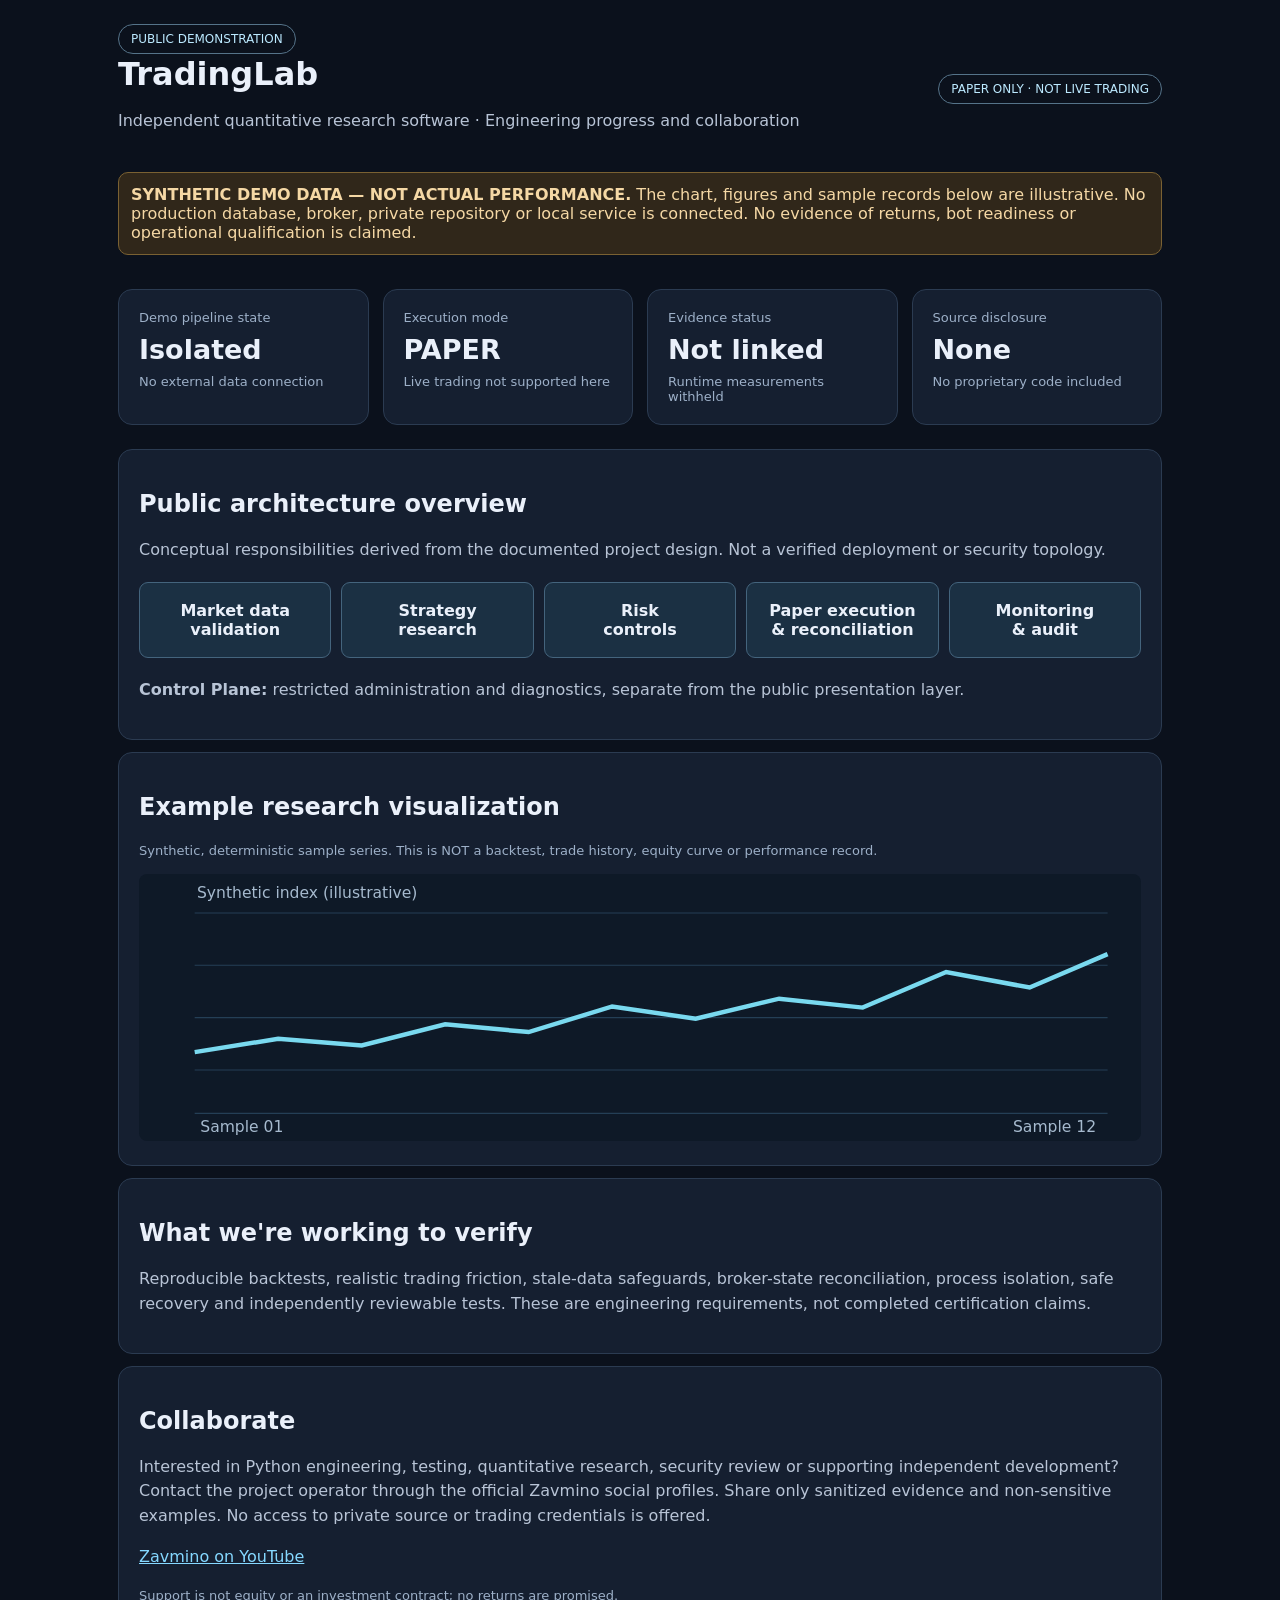
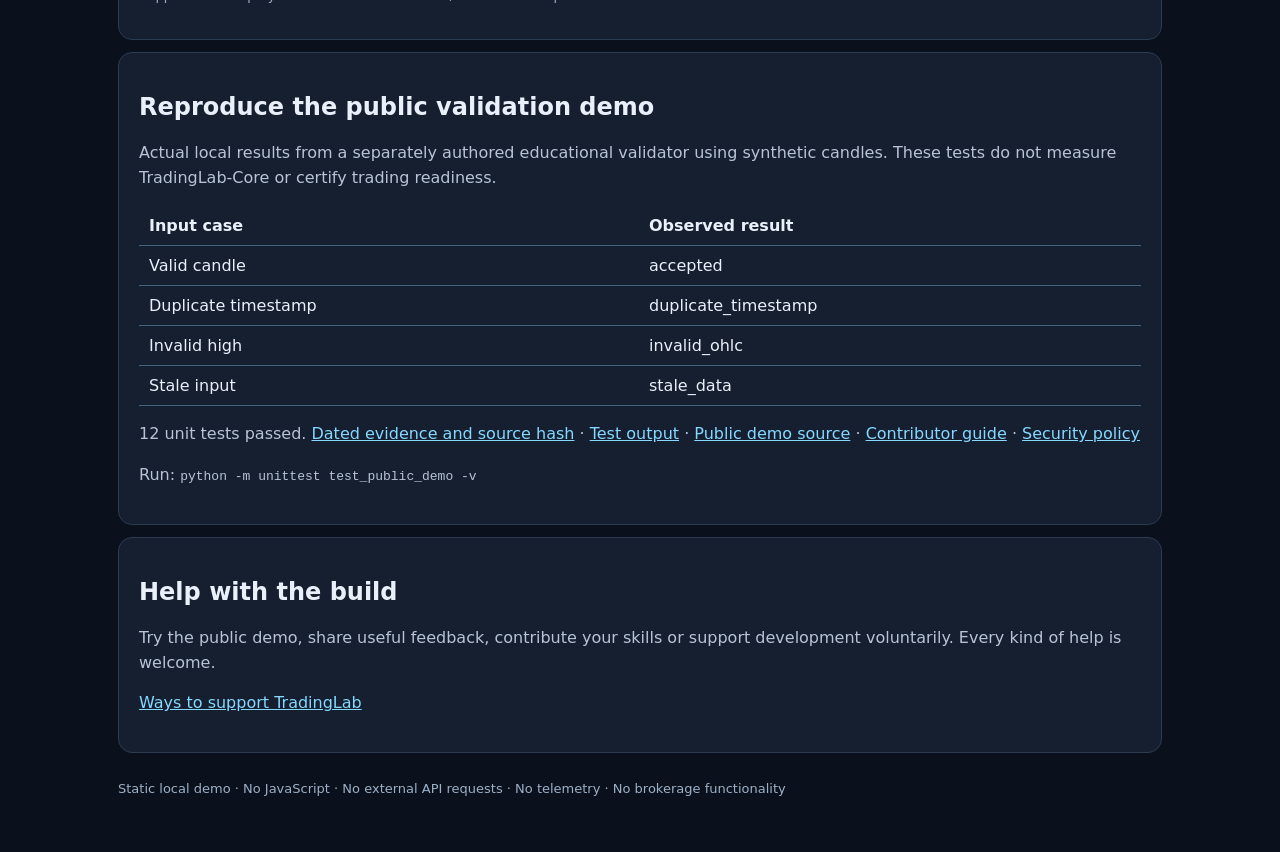
<file: index.html>
<!doctype html><html lang="en"><head><meta charset="utf-8"><meta name="viewport" content="width=device-width,initial-scale=1"><title>TradingLab | Public Engineering Overview</title><style>:root{font-family:Inter,system-ui,-apple-system,Segoe UI,sans-serif;color:#eaf0fa;background:#0b111c}*{box-sizing:border-box}body{margin:0;padding:28px;max-width:1100px;margin:auto}a{color:#85d8ff}header{display:flex;justify-content:space-between;gap:16px;align-items:center;flex-wrap:wrap}h1{font-size:32px;margin:8px 0}p{line-height:1.55;color:#b8c4d6}.tag{border:1px solid #557389;border-radius:20px;padding:7px 12px;font-size:12px;color:#bce9ff}.warning{background:#30271a;border:1px solid #7a6132;border-radius:10px;padding:12px;margin:22px 0;color:#f5d8a5}.cards{display:grid;grid-template-columns:repeat(auto-fit,minmax(190px,1fr));gap:14px}.card,.panel{background:#151f30;border:1px solid #2b3b51;border-radius:14px;padding:20px;margin:12px 0}.metric{font-size:27px;font-weight:700;margin:9px 0}.muted{color:#9db0c8;font-size:13px}.flow{display:grid;grid-template-columns:repeat(5,1fr);gap:10px;align-items:center;margin:20px 0}.node{border-radius:9px;border:1px solid #44647d;background:#1b3043;padding:14px;text-align:center;font-weight:600;min-height:76px;display:grid;place-items:center}.arr{text-align:center;color:#7ab9d8}.flow .arr{display:none}.chart{width:100%;height:auto;background:#0e1927;border-radius:8px}footer{margin:28px 0;color:#9db0c8;font-size:13px}@media(max-width:680px){body{padding:16px}.flow{grid-template-columns:1fr}.flow .arr{display:block}.node{min-height:55px}}table{border-collapse:collapse;width:100%}td,th{text-align:left;padding:10px;border-bottom:1px solid #44647d}a:focus-visible{outline:3px solid #fff;outline-offset:4px}</style></head><body>
<header><div><span class="tag">PUBLIC DEMONSTRATION</span><h1>TradingLab</h1><p>Independent quantitative research software · Engineering progress and collaboration</p></div><span class="tag">PAPER ONLY · NOT LIVE TRADING</span></header>
<div class="warning"><strong>SYNTHETIC DEMO DATA — NOT ACTUAL PERFORMANCE.</strong> The chart, figures and sample records below are illustrative. No production database, broker, private repository or local service is connected. No evidence of returns, bot readiness or operational qualification is claimed.</div>
<section class="cards"><div class="card"><div class="muted">Demo pipeline state</div><div class="metric">Isolated</div><div class="muted">No external data connection</div></div><div class="card"><div class="muted">Execution mode</div><div class="metric">PAPER</div><div class="muted">Live trading not supported here</div></div><div class="card"><div class="muted">Evidence status</div><div class="metric">Not linked</div><div class="muted">Runtime measurements withheld</div></div><div class="card"><div class="muted">Source disclosure</div><div class="metric">None</div><div class="muted">No proprietary code included</div></div></section>
<section class="panel"><h2>Public architecture overview</h2><p>Conceptual responsibilities derived from the documented project design. Not a verified deployment or security topology.</p><div class="flow"><div class="node">Market data<br>validation</div><div class="node">Strategy<br>research</div><div class="node">Risk<br>controls</div><div class="node">Paper execution<br>& reconciliation</div><div class="node">Monitoring<br>& audit</div></div><p><strong>Control Plane:</strong> restricted administration and diagnostics, separate from the public presentation layer.</p></section>
<section class="panel"><h2>Example research visualization</h2><p class="muted">Synthetic, deterministic sample series. This is NOT a backtest, trade history, equity curve or performance record.</p><svg class="chart" viewBox="0 0 900 240" role="img" aria-label="Illustrative synthetic data-quality index chart"><g stroke="#243f56" stroke-width="1"><path d="M50 35H870 M50 82H870 M50 129H870 M50 176H870 M50 215H870"/></g><path d="M50 160 L125 148 L200 154 L275 135 L350 142 L425 119 L500 130 L575 112 L650 120 L725 88 L800 102 L870 72" stroke="#79d9ef" stroke-width="4" fill="none"/><g fill="#a6bace" font-size="14"><text x="52" y="22">Synthetic index (illustrative)</text><text x="55" y="232">Sample 01</text><text x="785" y="232">Sample 12</text></g></svg></section>
<section class="panel"><h2>What we're working to verify</h2><p>Reproducible backtests, realistic trading friction, stale-data safeguards, broker-state reconciliation, process isolation, safe recovery and independently reviewable tests. These are engineering requirements, not completed certification claims.</p></section>
<section class="panel"><h2>Collaborate</h2><p>Interested in Python engineering, testing, quantitative research, security review or supporting independent development? Contact the project operator through the official Zavmino social profiles. Share only sanitized evidence and non-sensitive examples. No access to private source or trading credentials is offered.</p><p><a href="https://www.youtube.com/@Zavmino">Zavmino on YouTube</a></p><p class="muted">Support is not equity or an investment contract; no returns are promised.</p></section>
<section class="panel" id="public-demo"><h2>Reproduce the public validation demo</h2><p>Actual local results from a separately authored educational validator using synthetic candles. These tests do not measure TradingLab-Core or certify trading readiness.</p><table><thead><tr><th>Input case</th><th>Observed result</th></tr></thead><tbody><tr><td>Valid candle</td><td>accepted</td></tr><tr><td>Duplicate timestamp</td><td>duplicate_timestamp</td></tr><tr><td>Invalid high</td><td>invalid_ohlc</td></tr><tr><td>Stale input</td><td>stale_data</td></tr></tbody></table><p>12 unit tests passed. <a href="evidence.json">Dated evidence and source hash</a> · <a href="test-results.txt">Test output</a> · <a href="public_demo.py">Public demo source</a> · <a href="CONTRIBUTING.md">Contributor guide</a> · <a href="SECURITY.md">Security policy</a></p><p>Run: <code>python -m unittest test_public_demo -v</code></p></section><section class="panel"><h2>Help with the build</h2><p>Try the public demo, share useful feedback, contribute your skills or support development voluntarily. Every kind of help is welcome.</p><p><a href="support.html">Ways to support TradingLab</a></p></section><footer>Static local demo · No JavaScript · No external API requests · No telemetry · No brokerage functionality</footer></body></html>
</file>
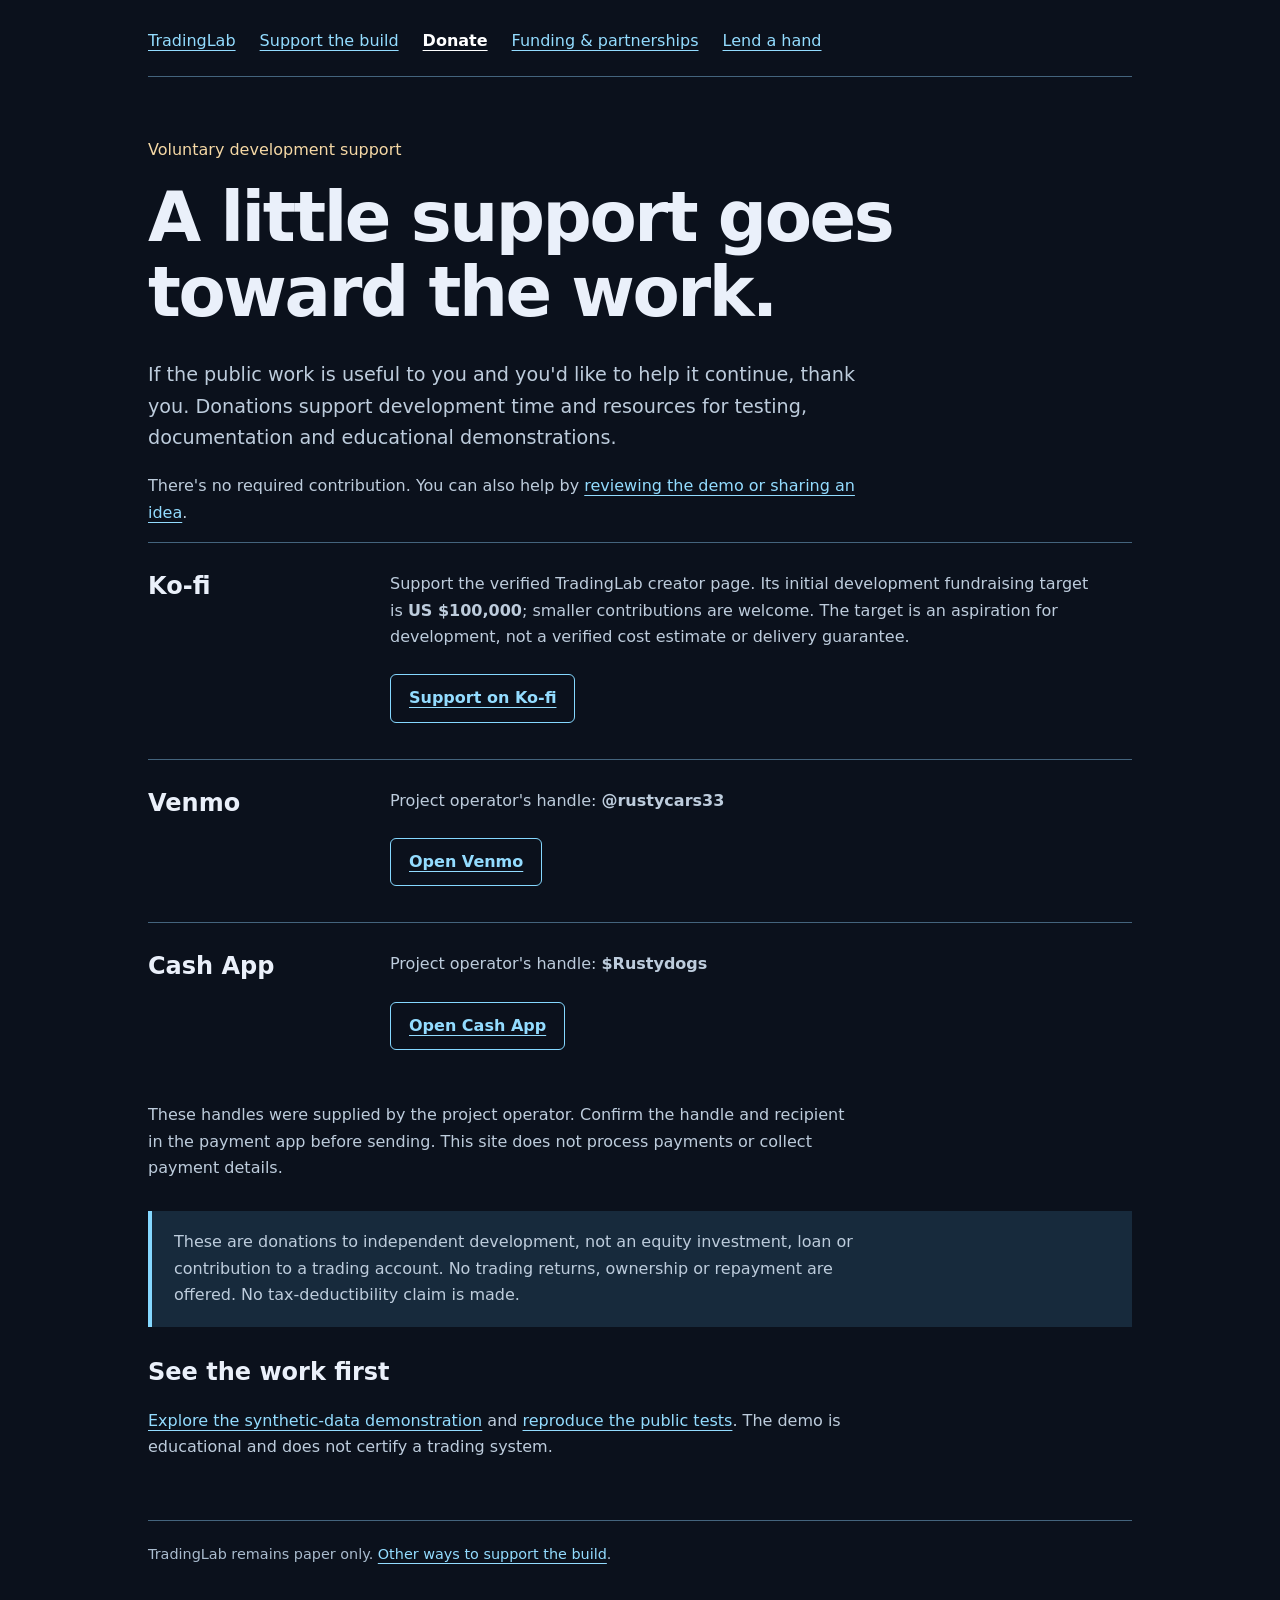
<file: donations.html>
<!doctype html><html lang="en"><head><meta charset="utf-8"><meta name="viewport" content="width=device-width,initial-scale=1"><meta name="description" content="Voluntary development support for TradingLab, with Venmo and Cash App options supplied by the project operator."><title>Donate to TradingLab development</title><link rel="stylesheet" href="support.css"></head><body>
<nav aria-label="Main"><a href="index.html">TradingLab</a><a href="support.html">Support the build</a><a href="donations.html" aria-current="page">Donate</a><a href="funding.html">Funding &amp; partnerships</a><a href="help.html">Lend a hand</a></nav>
<main><p class="mode">Voluntary development support</p><h1>A little support goes toward the work.</h1><p class="intro">If the public work is useful to you and you'd like to help it continue, thank you. Donations support development time and resources for testing, documentation and educational demonstrations.</p><p>There's no required contribution. You can also help by <a href="help.html">reviewing the demo or sharing an idea</a>.</p>
<section class="choice"><h2>Ko-fi</h2><div><p>Support the verified TradingLab creator page. Its initial development fundraising target is <strong>US $100,000</strong>; smaller contributions are welcome. The target is an aspiration for development, not a verified cost estimate or delivery guarantee.</p><a class="action" href="https://ko-fi.com/tradinglab" rel="noreferrer">Support on Ko-fi</a></div></section>
<section class="choice"><h2>Venmo</h2><div><p>Project operator's handle: <strong>@rustycars33</strong></p><a class="action" href="https://venmo.com/u/rustycars33" rel="noreferrer">Open Venmo</a></div></section>
<section class="choice"><h2>Cash App</h2><div><p>Project operator's handle: <strong>$Rustydogs</strong></p><a class="action" href="https://cash.app/$Rustydogs" rel="noreferrer">Open Cash App</a></div></section>
<p>These handles were supplied by the project operator. Confirm the handle and recipient in the payment app before sending. This site does not process payments or collect payment details.</p>
<div class="note"><p>These are donations to independent development, not an equity investment, loan or contribution to a trading account. No trading returns, ownership or repayment are offered. No tax-deductibility claim is made.</p></div>
<h2>See the work first</h2><p><a href="index.html#public-demo">Explore the synthetic-data demonstration</a> and <a href="https://github.com/CarlsonsBuild/TradingLab-Public">reproduce the public tests</a>. The demo is educational and does not certify a trading system.</p></main><footer>TradingLab remains paper only. <a href="support.html">Other ways to support the build</a>.</footer></body></html>
</file>
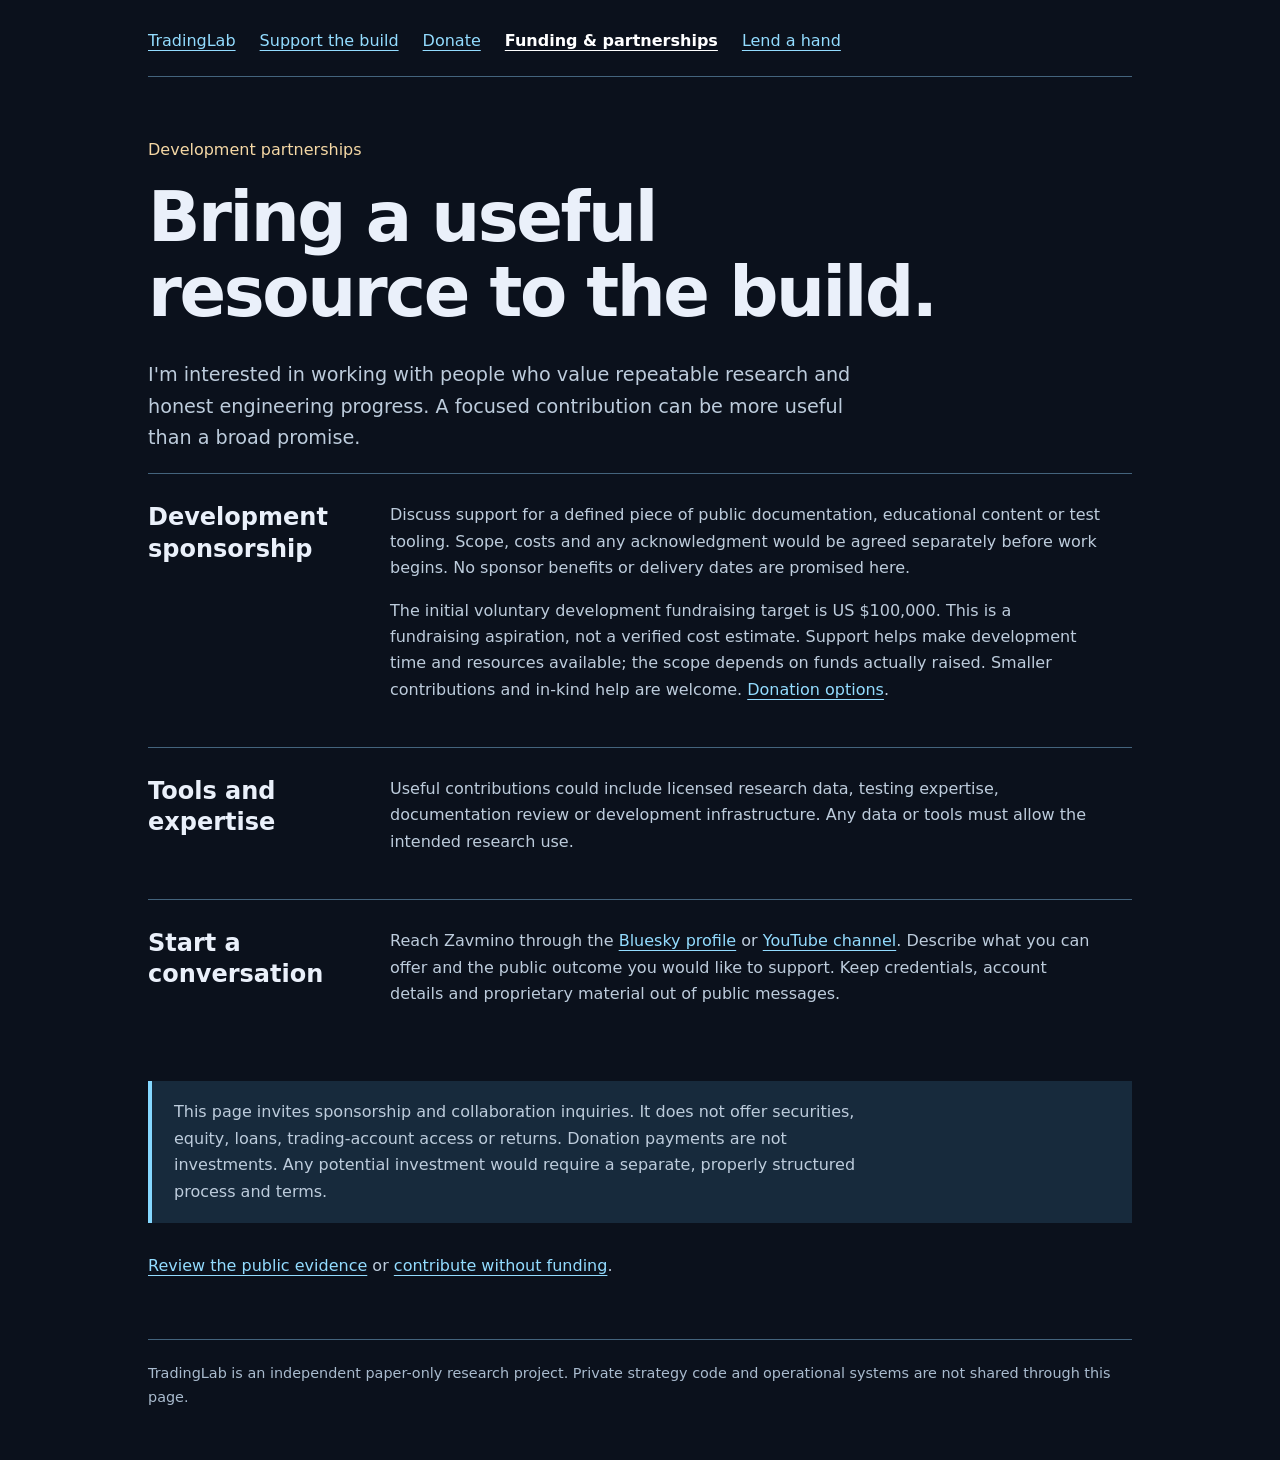
<file: funding.html>
<!doctype html><html lang="en"><head><meta charset="utf-8"><meta name="viewport" content="width=device-width,initial-scale=1"><meta name="description" content="Development sponsorship and in-kind partnership inquiries for TradingLab. No securities or trading returns are offered."><title>TradingLab funding and partnerships</title><link rel="stylesheet" href="support.css"></head><body>
<nav aria-label="Main"><a href="index.html">TradingLab</a><a href="support.html">Support the build</a><a href="donations.html">Donate</a><a href="funding.html" aria-current="page">Funding &amp; partnerships</a><a href="help.html">Lend a hand</a></nav>
<main><p class="mode">Development partnerships</p><h1>Bring a useful resource to the build.</h1><p class="intro">I'm interested in working with people who value repeatable research and honest engineering progress. A focused contribution can be more useful than a broad promise.</p>
<section class="choice"><h2>Development sponsorship</h2><div><p>Discuss support for a defined piece of public documentation, educational content or test tooling. Scope, costs and any acknowledgment would be agreed separately before work begins. No sponsor benefits or delivery dates are promised here.</p><p>The initial voluntary development fundraising target is US $100,000. This is a fundraising aspiration, not a verified cost estimate. Support helps make development time and resources available; the scope depends on funds actually raised. Smaller contributions and in-kind help are welcome. <a href="donations.html">Donation options</a>.</p></div></section>
<section class="choice"><h2>Tools and expertise</h2><div><p>Useful contributions could include licensed research data, testing expertise, documentation review or development infrastructure. Any data or tools must allow the intended research use.</p></div></section>
<section class="choice"><h2>Start a conversation</h2><div><p>Reach Zavmino through the <a href="https://bsky.app/profile/zavmino.bsky.social">Bluesky profile</a> or <a href="https://www.youtube.com/@Zavmino">YouTube channel</a>. Describe what you can offer and the public outcome you would like to support. Keep credentials, account details and proprietary material out of public messages.</p></div></section>
<div class="note"><p>This page invites sponsorship and collaboration inquiries. It does not offer securities, equity, loans, trading-account access or returns. Donation payments are not investments. Any potential investment would require a separate, properly structured process and terms.</p></div><p><a href="index.html#public-demo">Review the public evidence</a> or <a href="help.html">contribute without funding</a>.</p></main><footer>TradingLab is an independent paper-only research project. Private strategy code and operational systems are not shared through this page.</footer></body></html>
</file>
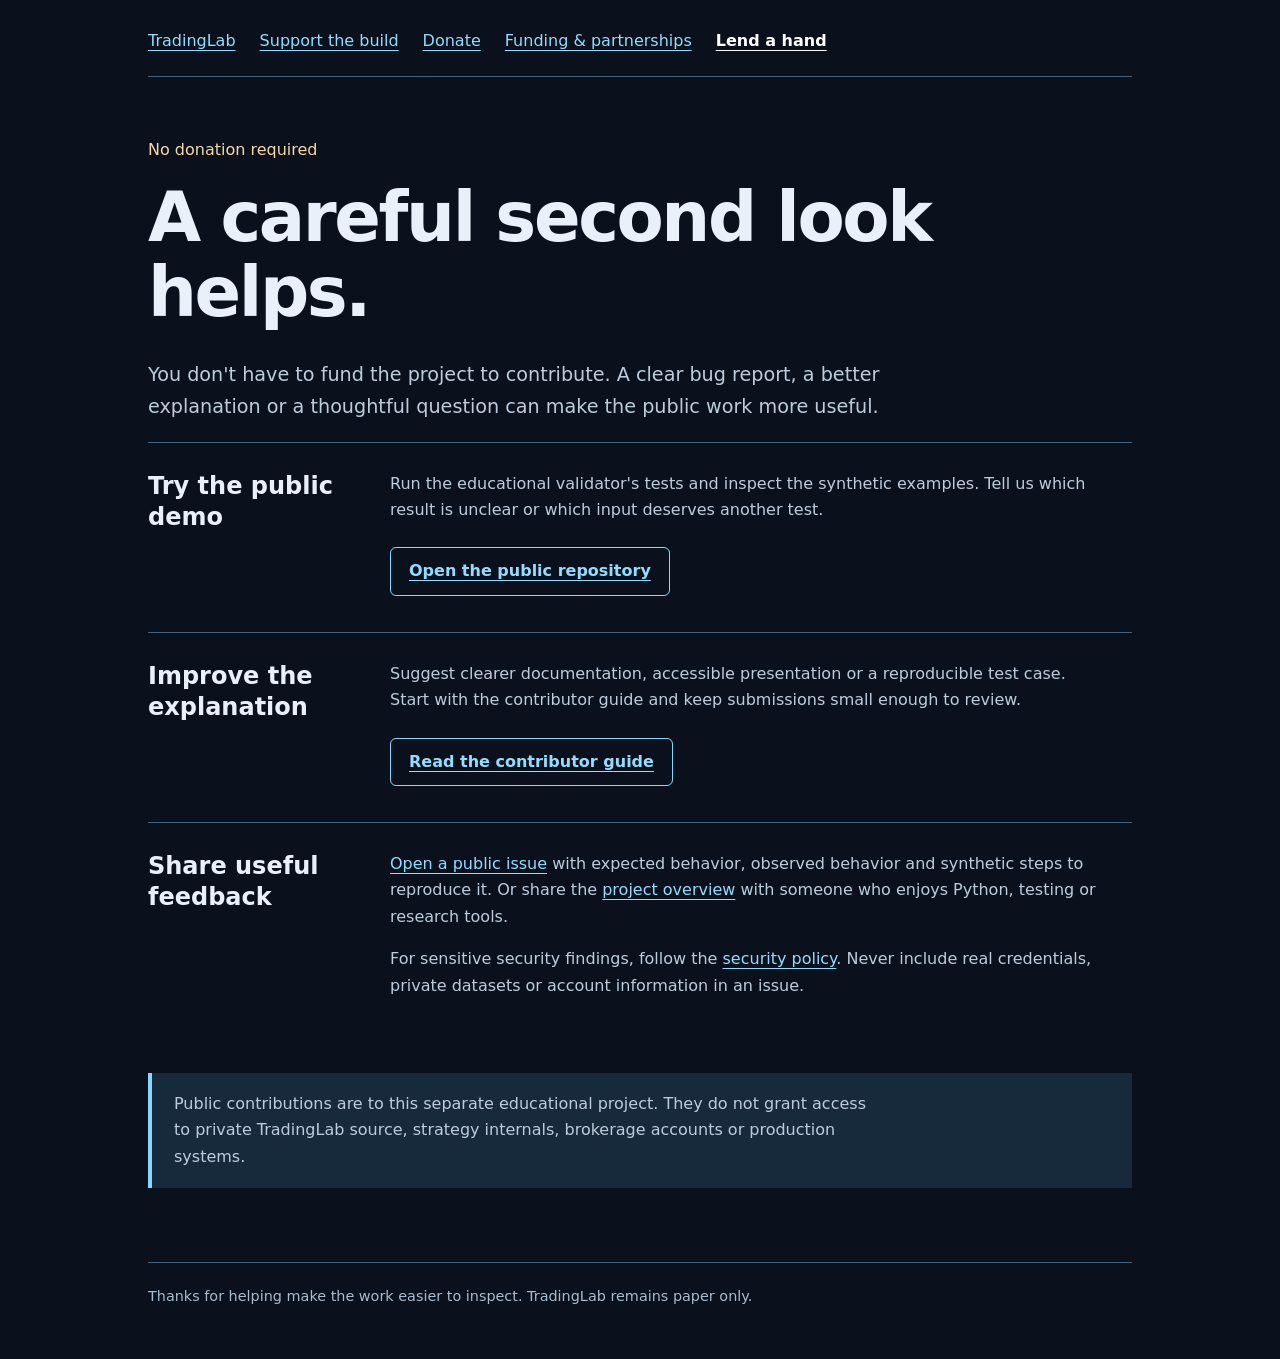
<file: help.html>
<!doctype html><html lang="en"><head><meta charset="utf-8"><meta name="viewport" content="width=device-width,initial-scale=1"><meta name="description" content="Help TradingLab with documentation, testing, feedback and public educational contributions. No donation required."><title>Lend a hand with TradingLab</title><link rel="stylesheet" href="support.css"></head><body>
<nav aria-label="Main"><a href="index.html">TradingLab</a><a href="support.html">Support the build</a><a href="donations.html">Donate</a><a href="funding.html">Funding &amp; partnerships</a><a href="help.html" aria-current="page">Lend a hand</a></nav>
<main><p class="mode">No donation required</p><h1>A careful second look helps.</h1><p class="intro">You don't have to fund the project to contribute. A clear bug report, a better explanation or a thoughtful question can make the public work more useful.</p>
<section class="choice"><h2>Try the public demo</h2><div><p>Run the educational validator's tests and inspect the synthetic examples. Tell us which result is unclear or which input deserves another test.</p><a class="action" href="https://github.com/CarlsonsBuild/TradingLab-Public">Open the public repository</a></div></section>
<section class="choice"><h2>Improve the explanation</h2><div><p>Suggest clearer documentation, accessible presentation or a reproducible test case. Start with the contributor guide and keep submissions small enough to review.</p><a class="action" href="CONTRIBUTING.md">Read the contributor guide</a></div></section>
<section class="choice"><h2>Share useful feedback</h2><div><p><a href="https://github.com/CarlsonsBuild/TradingLab-Public/issues">Open a public issue</a> with expected behavior, observed behavior and synthetic steps to reproduce it. Or share the <a href="support.html">project overview</a> with someone who enjoys Python, testing or research tools.</p><p>For sensitive security findings, follow the <a href="SECURITY.md">security policy</a>. Never include real credentials, private datasets or account information in an issue.</p></div></section>
<div class="note"><p>Public contributions are to this separate educational project. They do not grant access to private TradingLab source, strategy internals, brokerage accounts or production systems.</p></div></main><footer>Thanks for helping make the work easier to inspect. TradingLab remains paper only.</footer></body></html>
</file>
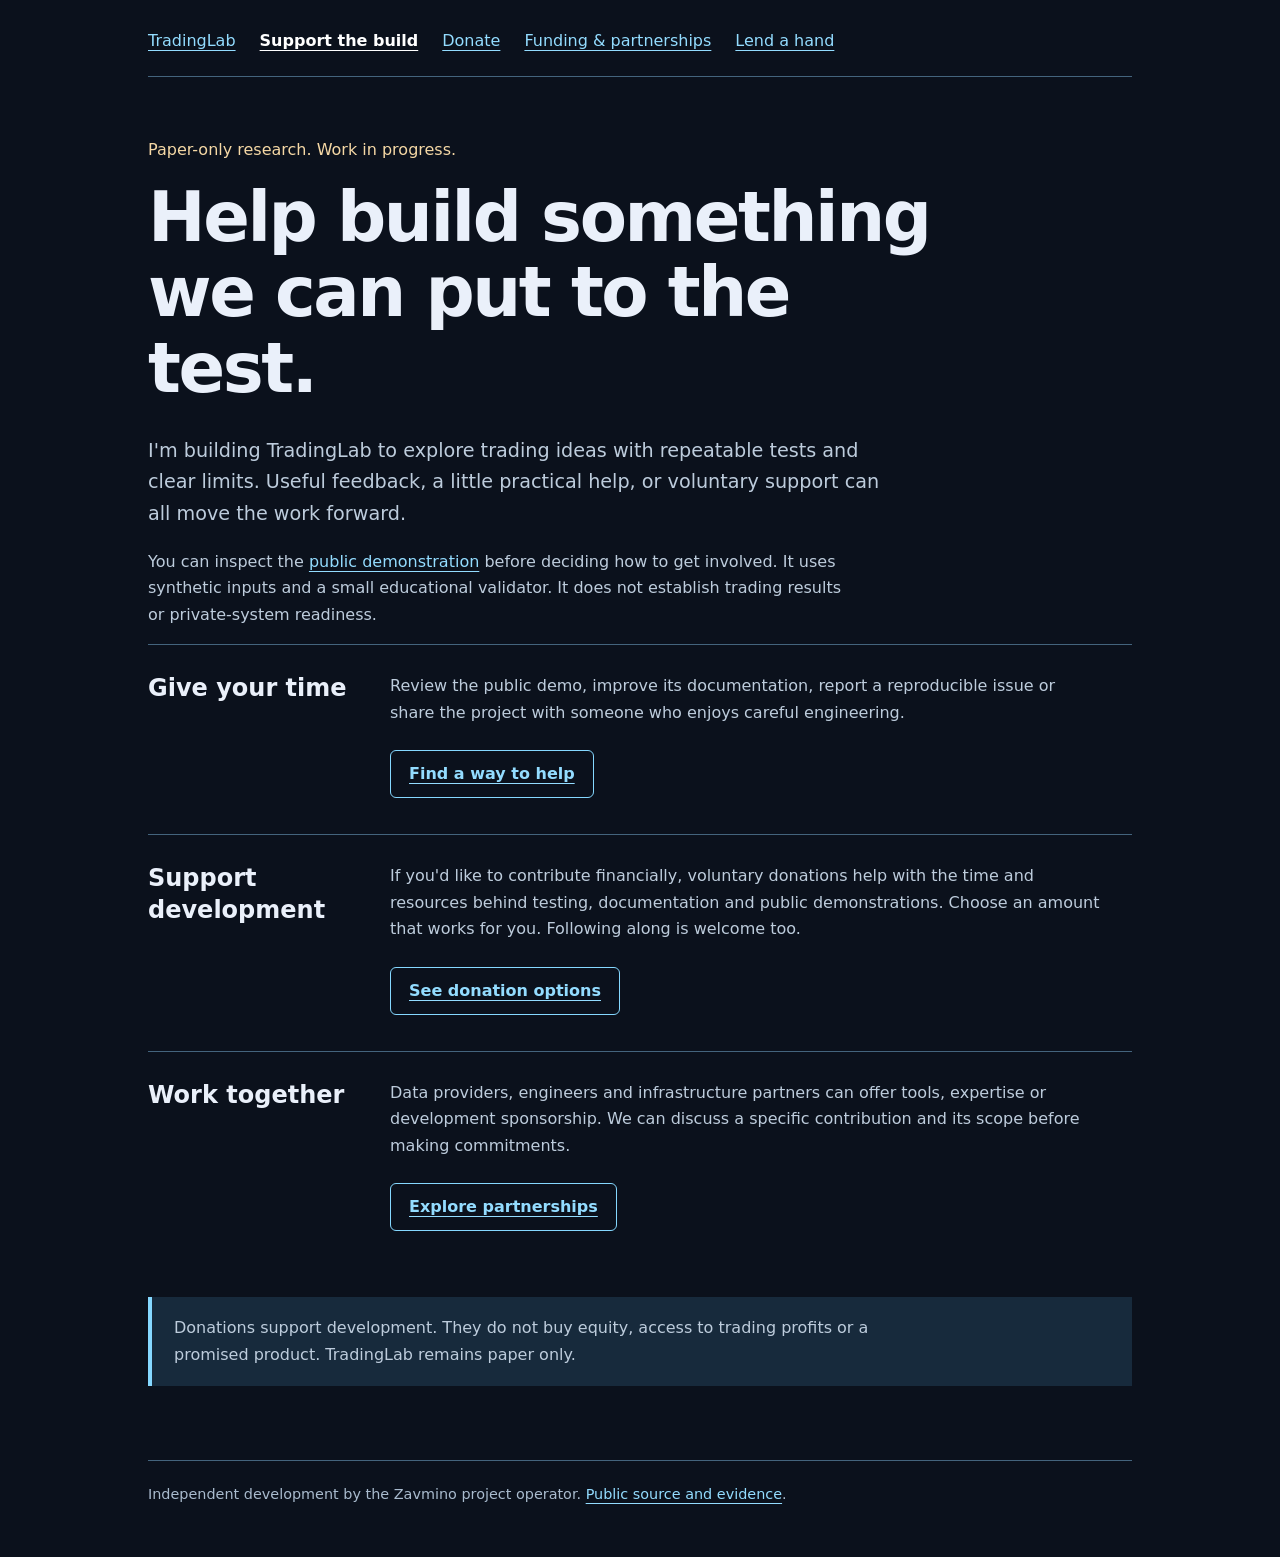
<file: support.html>
<!doctype html><html lang="en"><head><meta charset="utf-8"><meta name="viewport" content="width=device-width,initial-scale=1"><meta name="description" content="Help build TradingLab through practical contributions, voluntary donations or development partnerships. Paper-only research with public demonstrations."><title>Support the TradingLab build</title><link rel="stylesheet" href="support.css"></head><body>
<nav aria-label="Main"><a href="index.html">TradingLab</a><a href="support.html" aria-current="page">Support the build</a><a href="donations.html">Donate</a><a href="funding.html">Funding &amp; partnerships</a><a href="help.html">Lend a hand</a></nav>
<main><p class="mode">Paper-only research. Work in progress.</p><h1>Help build something we can put to the test.</h1><p class="intro">I'm building TradingLab to explore trading ideas with repeatable tests and clear limits. Useful feedback, a little practical help, or voluntary support can all move the work forward.</p><p>You can inspect the <a href="index.html#public-demo">public demonstration</a> before deciding how to get involved. It uses synthetic inputs and a small educational validator. It does not establish trading results or private-system readiness.</p>
<section class="choice"><h2>Give your time</h2><div><p>Review the public demo, improve its documentation, report a reproducible issue or share the project with someone who enjoys careful engineering.</p><a class="action" href="help.html">Find a way to help</a></div></section>
<section class="choice"><h2>Support development</h2><div><p>If you'd like to contribute financially, voluntary donations help with the time and resources behind testing, documentation and public demonstrations. Choose an amount that works for you. Following along is welcome too.</p><a class="action" href="donations.html">See donation options</a></div></section>
<section class="choice"><h2>Work together</h2><div><p>Data providers, engineers and infrastructure partners can offer tools, expertise or development sponsorship. We can discuss a specific contribution and its scope before making commitments.</p><a class="action" href="funding.html">Explore partnerships</a></div></section>
<div class="note"><p>Donations support development. They do not buy equity, access to trading profits or a promised product. TradingLab remains paper only.</p></div></main><footer>Independent development by the Zavmino project operator. <a href="https://github.com/CarlsonsBuild/TradingLab-Public">Public source and evidence</a>.</footer></body></html>
</file>
<file: support.css>
:root{font-family:"Segoe UI",system-ui,sans-serif;color:#eaf0fa;background:#0b111c;line-height:1.65}*{box-sizing:border-box}body{max-width:1040px;margin:auto;padding:28px}a{color:#93dcff;text-underline-offset:4px}a:focus-visible{outline:3px solid #fff;outline-offset:5px}nav{display:flex;flex-wrap:wrap;gap:12px 24px;border-bottom:1px solid #44647d;padding-bottom:22px}nav [aria-current=page]{color:white;font-weight:700}main{padding:44px 0}h1{font-size:clamp(2.4rem,7vw,4.3rem);line-height:1.1;max-width:17ch;font-weight:650;letter-spacing:-.035em;margin:14px 0 28px}h2{font-size:1.5rem;line-height:1.3}p,li{max-width:70ch;color:#bdccdc}.intro{font-size:1.2rem;max-width:60ch}.mode{color:#f5d8a5}.choice{display:grid;grid-template-columns:210px 1fr;gap:32px;padding:28px 0;border-top:1px solid #44647d}.choice h2{margin:0}.choice p{margin:0 0 16px}.action{display:inline-block;padding:10px 18px;border:1px solid #85d8ff;border-radius:6px;margin:8px 14px 8px 0;font-weight:600}.note{padding:18px 22px;background:#172a3c;border-left:4px solid #85d8ff;margin:30px 0}.note p{margin:0}footer{border-top:1px solid #44647d;padding:22px 0;font-size:.9rem;color:#a9bbce}ul{padding-left:22px}@media(max-width:620px){body{padding:20px}.choice{grid-template-columns:1fr;gap:12px}main{padding-top:28px}.action{display:block;width:fit-content}}
</file>
